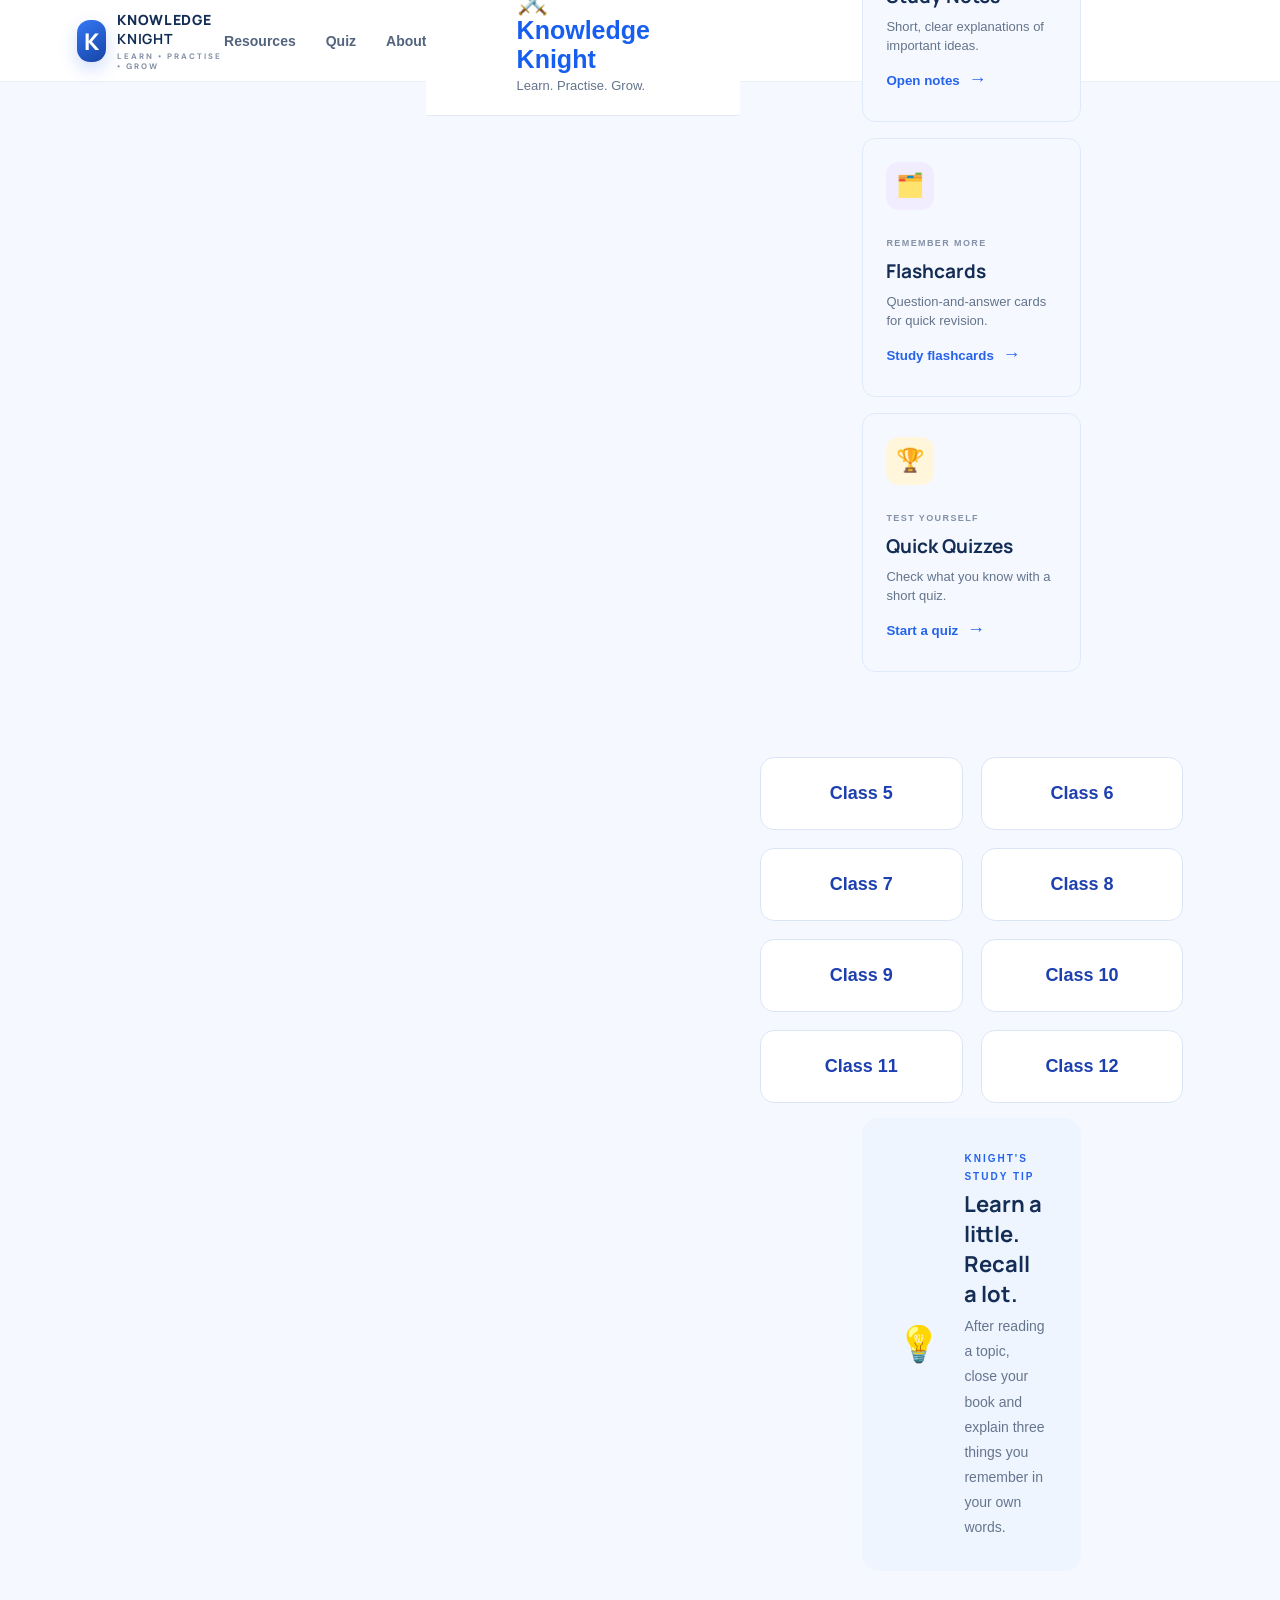
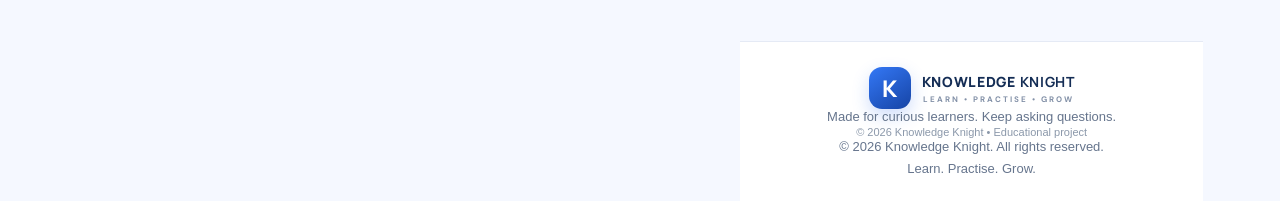
<file: index.html>
<!DOCTYPE html>
<html lang="en">
<head>
  <meta charset="UTF-8">
  <meta name="viewport" content="width=device-width, initial-scale=1.0">
  <meta name="description" content="Knowledge Knight — free study notes, flashcards and quizzes for Classes 5 to 8.">
  <meta name="description" content="Knowledge Knight - Learn. Practise. Grow.">
  <title>Knowledge Knight | Learn. Practise. Grow.</title>
  <link rel="stylesheet" href="style.css">

  <style>
    * {
      margin: 0;
      padding: 0;
      box-sizing: border-box;
    }

    body {
      font-family: Arial, sans-serif;
      background: #f5f8ff;
      color: #172554;
    }

    header {
      background: white;
      padding: 22px 8%;
      display: flex;
      justify-content: space-between;
      align-items: center;
      border-bottom: 1px solid #e5eaf5;
    }

    .logo {
      font-size: 25px;
      font-weight: bold;
      color: #155eef;
    }

    .tagline {
      color: #64748b;
      font-size: 13px;
      margin-top: 4px;
    }

    .hero {
      text-align: center;
      padding: 65px 20px 35px;
    }

    .hero h1 {
      font-size: 42px;
      margin-bottom: 14px;
    }

    .hero h1 span {
      color: #2563eb;
    }

    .hero p {
      color: #64748b;
      font-size: 17px;
      line-height: 1.6;
    }

    .classes {
      max-width: 1050px;
      margin: 20px auto 70px;
      padding: 0 20px;
    }

    .section-title {
      text-align: center;
      font-size: 25px;
      margin-bottom: 25px;
    }

    .class-grid {
      display: grid;
      grid-template-columns: repeat(auto-fit, minmax(145px, 1fr));
      gap: 18px;
    }

    .class-btn {
      background: white;
      border: 1px solid #dbe5f5;
      border-radius: 14px;
      padding: 25px 15px;
      font-size: 18px;
      font-weight: bold;
      color: #1e40af;
      cursor: pointer;
      transition: 0.2s;
    }

    .class-btn:hover,
    .class-btn.active {
      background: #2563eb;
      color: white;
      border-color: #2563eb;
      transform: translateY(-3px);
    }

    .resource-panel {
      display: none;
      background: white;
      border: 1px solid #dbe5f5;
      border-radius: 18px;
      padding: 30px;
      margin-top: 30px;
      box-shadow: 0 8px 25px rgba(30, 64, 175, 0.06);
    }

    .resource-panel.show {
      display: block;
    }

    .resource-panel h2 {
      margin-bottom: 8px;
      font-size: 25px;
    }

    .resource-panel > p {
      color: #64748b;
      margin-bottom: 23px;
    }

    .resource-grid {
      display: grid;
      grid-template-columns: repeat(auto-fit, minmax(180px, 1fr));
      gap: 16px;
    }

    .resource-card {
      display: block;
      text-decoration: none;
      background: #f5f8ff;
      border: 1px solid #e0e9fb;
      border-radius: 13px;
      padding: 23px;
      color: #1e40af;
      transition: 0.2s;
    }

    .resource-card:hover {
      background: #eaf1ff;
      border-color: #2563eb;
      transform: translateY(-3px);
    }

    .resource-card h3 {
      margin-bottom: 8px;
      font-size: 19px;
    }

    .resource-card p {
      color: #64748b;
      font-size: 13px;
      line-height: 1.5;
    }

    footer {
      background: white;
      border-top: 1px solid #e5eaf5;
      text-align: center;
      padding: 25px 15px;
      color: #64748b;
      font-size: 13px;
    }

    @media (max-width: 600px) {
      .hero h1 {
        font-size: 32px;
      }

      header {
        padding: 18px 5%;
      }

      .resource-panel {
        padding: 20px;
      }
    }
  </style>
</head>

<body>
  <header class="site-header">
    <a class="brand" href="#" aria-label="Knowledge Knight home">
      <span class="brand-mark">K</span>
      <span>KNOWLEDGE <b>KNIGHT</b><small>LEARN • PRACTISE • GROW</small></span>
    </a>
    <nav>
      <a href="#resources">Resources</a>
      <a href="#quiz">Quiz</a>
      <a href="#about">About</a>
    </nav>

  <header>
    <div>
      <div class="logo">⚔️ Knowledge Knight</div>
      <div class="tagline">Learn. Practise. Grow.</div>
    </div>
  </header>

  <main>
    <section class="hero">
      <div class="hero-copy">
        <span class="eyebrow">FREE LEARNING • CLASSES 5–8</span>
        <h1>Turn curiosity<br><span>into knowledge.</span></h1>
        <p>Friendly notes, quick flashcards and fun quizzes to help you learn one step at a time.</p>
        <div class="hero-actions">
          <a class="btn primary" href="#resources">Explore resources</a>
          <a class="btn secondary" href="#quiz">Try a quiz</a>
        </div>
        <div class="hero-note">A little learning every day makes a big difference.</div>
      </div>
      <div class="hero-art" aria-hidden="true">
        <div class="orbit orbit-one"></div><div class="orbit orbit-two"></div>
        <div class="book">✦<span>KNOW</span><small>MORE</small></div>
        <div class="float-card card-a">📘 <b>NOTES</b></div>
        <div class="float-card card-b">🧠 <b>QUIZZES</b></div>
        <div class="float-card card-c">⭐ <b>GROW</b></div>
      </div>
    </section>
  <section class="hero">
    <h1>Welcome to <span>Knowledge Knight</span></h1>
    <p>Your learning journey starts here.<br>
       Choose your class to explore your study resources.</p>
  </section>

    <section class="quick-stats" aria-label="Platform features">
      <div><strong>4</strong><span>Class levels</span></div>
      <div><strong>3</strong><span>Ways to learn</span></div>
      <div><strong>100%</strong><span>Free to explore</span></div>
    </section>
  <main class="classes">
    <h2 class="section-title">Choose Your Class</h2>

    <section id="resources" class="section">
      <div class="section-heading">
        <div><span class="eyebrow">YOUR LEARNING SPACE</span><h2>Find your class</h2></div>
        <p>Choose a class to see its starter learning resources.</p>
      </div>
      <div class="class-picker" role="group" aria-label="Choose class">
      <a class="class-btn active" href="/class5/">Class 5</a>
        <button class="class-btn" data-class="6">Class 6</button>
        <button class="class-btn" data-class="7">Class 7</button>
        <button class="class-btn" data-class="8">Class 8</button>
      </div>
      <div class="resource-grid">
        <article class="resource-card">
          <div class="resource-icon blue">📚</div><span class="tag">READ & UNDERSTAND</span>
          <h3>Study Notes</h3><p>Short, clear explanations of important ideas.</p>
          <button class="text-btn" data-open="notes">Open notes <span>→</span></button>
        </article>
        <article class="resource-card">
          <div class="resource-icon purple">🗂️</div><span class="tag">REMEMBER MORE</span>
          <h3>Flashcards</h3><p>Question-and-answer cards for quick revision.</p>
          <button class="text-btn" data-open="flashcards">Study flashcards <span>→</span></button>
        </article>
        <article class="resource-card">
          <div class="resource-icon yellow">🏆</div><span class="tag">TEST YOURSELF</span>
          <h3>Quick Quizzes</h3><p>Check what you know with a short quiz.</p>
          <button class="text-btn" data-open="quiz">Start a quiz <span>→</span></button>
        </article>
      </div>
    </section>
    <div class="class-grid">
      <button class="class-btn" data-class="5">Class 5</button>
      <button class="class-btn" data-class="6">Class 6</button>
      <button class="class-btn" data-class="7">Class 7</button>
      <button class="class-btn" data-class="8">Class 8</button>
      <button class="class-btn" data-class="9">Class 9</button>
      <button class="class-btn" data-class="10">Class 10</button>
      <button class="class-btn" data-class="11">Class 11</button>
      <button class="class-btn" data-class="12">Class 12</button>
    </div>

    <section id="learning-area" class="section learning-area" hidden>
      <div class="section-heading">
        <div><span class="eyebrow" id="content-eyebrow">CLASS 5</span><h2 id="content-title">Study notes</h2></div>
        <button class="close-btn" id="close-content" aria-label="Close resource">✕</button>
      </div>
      <div id="content-body"></div>
    </section>

    <section class="daily-tip">
      <div class="tip-icon">💡</div>
      <div><span class="eyebrow">KNIGHT'S STUDY TIP</span><h2>Learn a little. Recall a lot.</h2>
      <p>After reading a topic, close your book and explain three things you remember in your own words.</p></div>
    </section>
    <section class="resource-panel" id="resourcePanel">
      <h2 id="selectedClass">Class 5</h2>
      <p>Choose the resource you want to explore.</p>

    <section id="about" class="about section">
      <span class="eyebrow">OUR MISSION</span><h2>Learning should feel possible for everyone.</h2>
      <p>Knowledge Knight is a student-friendly learning project. We are starting with Classes 5–8 and building useful study materials step by step.</p>
      <div class="resource-grid" id="resourceGrid">
      </div>
    </section>
  </main>

  <footer>
    <a class="brand footer-brand" href="#"><span class="brand-mark">K</span><span>KNOWLEDGE <b>KNIGHT</b><small>LEARN • PRACTISE • GROW</small></span></a>
    <p>Made for curious learners. Keep asking questions.</p>
    <small>© <span id="year"></span> Knowledge Knight • Educational project</small>
    <p>© 2026 Knowledge Knight. All rights reserved.</p>
    <p style="margin-top: 7px;">Learn. Practise. Grow.</p>
  </footer>
  <script src="script.js"></script>

  <script>
    const classButtons = document.querySelectorAll(".class-btn");
    const resourcePanel = document.getElementById("resourcePanel");
    const selectedClass = document.getElementById("selectedClass");
    const resourceGrid = document.getElementById("resourceGrid");

    const resources = [
      {
        name: "Notes",
        description: "Understand topics with study notes.",
        folder: "notes"
      },
      {
        name: "Flashcards",
        description: "Revise important concepts and facts.",
        folder: "flashcards"
      },
      {
        name: "Quizzes",
        description: "Test your knowledge with quizzes.",
        folder: "quizzes"
      }
    ];

    classButtons.forEach(button => {
      button.addEventListener("click", () => {
        const classNumber = button.dataset.class;

        classButtons.forEach(btn => btn.classList.remove("active"));
        button.classList.add("active");

        selectedClass.textContent = `Class ${classNumber}`;

        resourceGrid.innerHTML = resources.map(resource => `
          <a class="resource-card"
             href="classclassNumber-{resource.folder}/">
            <h3>${resource.name} →</h3>
            <p>${resource.description}</p>
          </a>
        `).join("");

        resourcePanel.classList.add("show");
        resourcePanel.scrollIntoView({
          behavior: "smooth",
          block: "nearest"
        });
      });
    });
  </script>

</body>
</html>
</file>
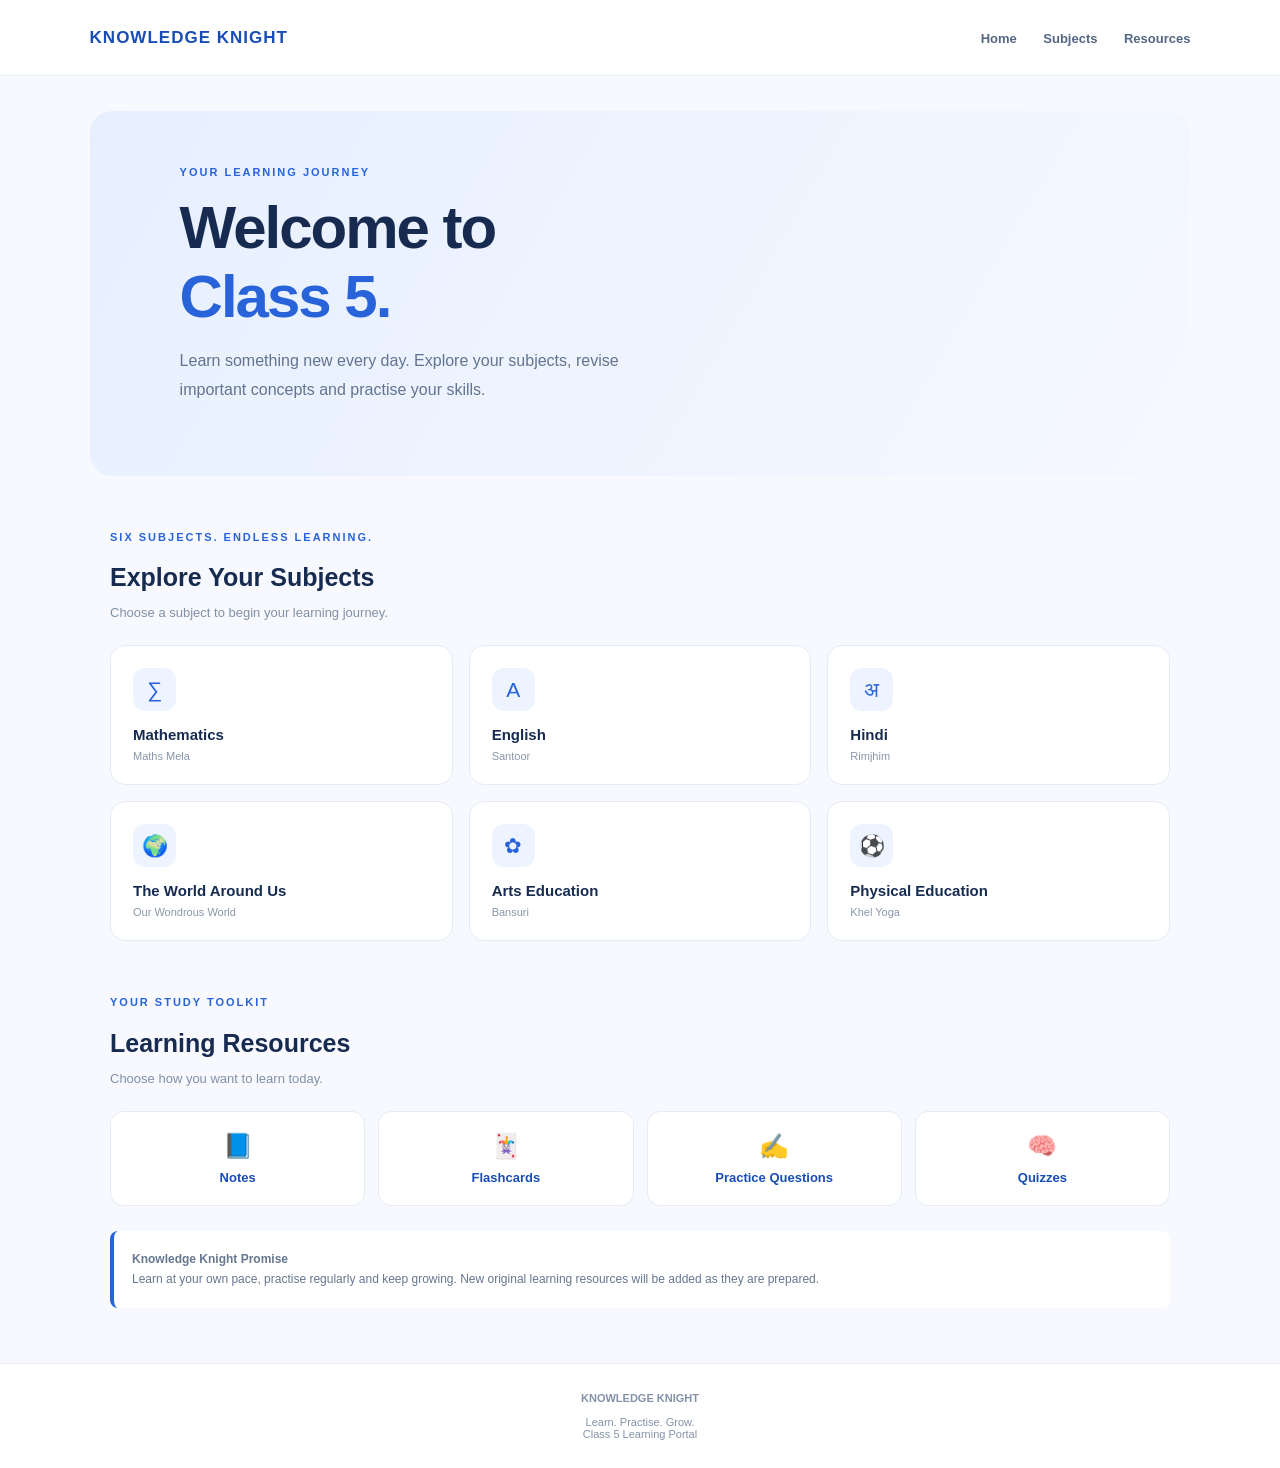
<file: class5/index.html>
<!DOCTYPE html>
<html lang="en">
<head>
  <meta charset="UTF-8">
  <meta name="viewport" content="width=device-width, initial-scale=1.0">
  <title>Class 5 | Knowledge Knight</title>
  <meta name="description" content="Explore Class 5 learning resources at Knowledge Knight.">
  <style>
    * { box-sizing: border-box; }
    body {
      margin: 0;
      font-family: Arial, sans-serif;
      background: #f7f9ff;
      color: #172b50;
    }
    header {
      height: 76px;
      padding: 0 7%;
      background: white;
      display: flex;
      align-items: center;
      justify-content: space-between;
      border-bottom: 1px solid #e8edf6;
    }
    .brand {
      font-size: 17px;
      font-weight: 800;
      letter-spacing: 1px;
      color: #174db5;
      text-decoration: none;
    }
    nav a {
      text-decoration: none;
      color: #536783;
      font-size: 13px;
      margin-left: 22px;
      font-weight: bold;
    }
    .hero {
      margin: 35px auto;
      max-width: 1100px;
      padding: 55px 7%;
      border-radius: 22px;
      background: linear-gradient(120deg,#e7efff,#f5f8ff);
    }
    .tag {
      color: #2863d9;
      font-size: 11px;
      font-weight: bold;
      letter-spacing: 2px;
    }
    h1 {
      font-size: clamp(38px,6vw,60px);
      margin: 15px 0;
      letter-spacing: -2px;
    }
    h1 span { color: #2863d9; }
    .hero p {
      color: #63748e;
      line-height: 1.8;
      max-width: 470px;
    }
    .section {
      max-width: 1100px;
      margin: 55px auto;
      padding: 0 20px;
    }
    .section h2 {
      font-size: 25px;
      margin-bottom: 8px;
    }
    .subtitle {
      color: #8190a6;
      font-size: 13px;
      margin-bottom: 25px;
    }
    .subjects {
      display: grid;
      grid-template-columns: repeat(3,1fr);
      gap: 16px;
    }
    .subject {
      background: white;
      border: 1px solid #e5ebf5;
      border-radius: 15px;
      padding: 22px;
      text-decoration: none;
      color: #172b50;
      transition: .2s;
    }
    .subject:hover {
      transform: translateY(-4px);
      border-color: #8eb0fa;
      box-shadow: 0 10px 25px #234b9410;
    }
    .symbol {
      width: 43px;
      height: 43px;
      display: grid;
      place-items: center;
      border-radius: 12px;
      background: #edf3ff;
      color: #2863d9;
      font-size: 21px;
      margin-bottom: 15px;
    }
    .subject h3 { font-size: 15px; margin: 0 0 7px; }
    .subject p { font-size: 11px; color: #8996aa; margin: 0; }
    .resources {
      display: grid;
      grid-template-columns: repeat(4,1fr);
      gap: 13px;
    }
    .resource {
      background: white;
      border: 1px solid #e5ebf5;
      padding: 20px 12px;
      border-radius: 13px;
      text-align: center;
      text-decoration: none;
      color: #174db5;
      font-weight: bold;
      font-size: 13px;
      transition: .2s;
    }
    .resource:hover {
      background: #edf3ff;
      border-color: #9db9f5;
    }
    .resource span {
      display: block;
      font-size: 24px;
      margin-bottom: 10px;
    }
    .notice {
      background: white;
      border-left: 4px solid #2863d9;
      padding: 18px;
      margin-top: 25px;
      border-radius: 8px;
      color: #667790;
      font-size: 12px;
      line-height: 1.7;
    }
    footer {
      background: white;
      border-top: 1px solid #e8edf6;
      text-align: center;
      padding: 28px 15px;
      color: #8492a8;
      font-size: 11px;
    }
    @media(max-width:700px) {
      .subjects { grid-template-columns: repeat(2,1fr); }
      .resources { grid-template-columns: repeat(2,1fr); }
      nav a { margin-left: 10px; }
    }
    @media(max-width:420px) {
      .subjects { grid-template-columns: 1fr; }
      header { padding: 0 5%; }
      .brand { font-size: 13px; }
      nav a { font-size: 11px; }
    }
  </style>
</head>
<body>

<header>
  <a class="brand" href="../index.html">KNOWLEDGE KNIGHT</a>
  <nav>
    <a href="../index.html">Home</a>
    <a href="#subjects">Subjects</a>
    <a href="#resources">Resources</a>
  </nav>
</header>

<section class="hero">
  <div class="tag">YOUR LEARNING JOURNEY</div>
  <h1>Welcome to<br><span>Class 5.</span></h1>
  <p>
    Learn something new every day. Explore your subjects,
    revise important concepts and practise your skills.
  </p>
</section>

<section class="section" id="subjects">
  <div class="tag">SIX SUBJECTS. ENDLESS LEARNING.</div>
  <h2>Explore Your Subjects</h2>
  <p class="subtitle">Choose a subject to begin your learning journey.</p>

  <div class="subjects">
    <a class="subject" href="notes/mathematics.html">
      <div class="symbol">∑</div>
      <h3>Mathematics</h3>
      <p>Maths Mela</p>
    </a>
    <a class="subject" href="notes/english.html">
      <div class="symbol">A</div>
      <h3>English</h3>
      <p>Santoor</p>
    </a>
    <a class="subject" href="notes/hindi.html">
      <div class="symbol">अ</div>
      <h3>Hindi</h3>
      <p>Rimjhim</p>
    </a>
    <a class="subject" href="notes/world-around-us.html">
      <div class="symbol">🌍</div>
      <h3>The World Around Us</h3>
      <p>Our Wondrous World</p>
    </a>
    <a class="subject" href="notes/arts.html">
      <div class="symbol">✿</div>
      <h3>Arts Education</h3>
      <p>Bansuri</p>
    </a>
    <a class="subject" href="notes/physical-education.html">
      <div class="symbol">⚽</div>
      <h3>Physical Education</h3>
      <p>Khel Yoga</p>
    </a>
  </div>
</section>

<section class="section" id="resources">
  <div class="tag">YOUR STUDY TOOLKIT</div>
  <h2>Learning Resources</h2>
  <p class="subtitle">Choose how you want to learn today.</p>

  <div class="resources">
    <a class="resource" href="notes/"><span>📘</span>Notes</a>
    <a class="resource" href="flashcards/"><span>🃏</span>Flashcards</a>
    <a class="resource" href="practice/"><span>✍️</span>Practice Questions</a>
    <a class="resource" href="quizzes/"><span>🧠</span>Quizzes</a>
  </div>

  <div class="notice">
    <strong>Knowledge Knight Promise</strong><br>
    Learn at your own pace, practise regularly and keep growing.
    New original learning resources will be added as they are prepared.
  </div>
</section>

<footer>
  <strong>KNOWLEDGE KNIGHT</strong><br><br>
  Learn. Practise. Grow.<br>
  Class 5 Learning Portal
</footer>

</body>
</html>
</file>
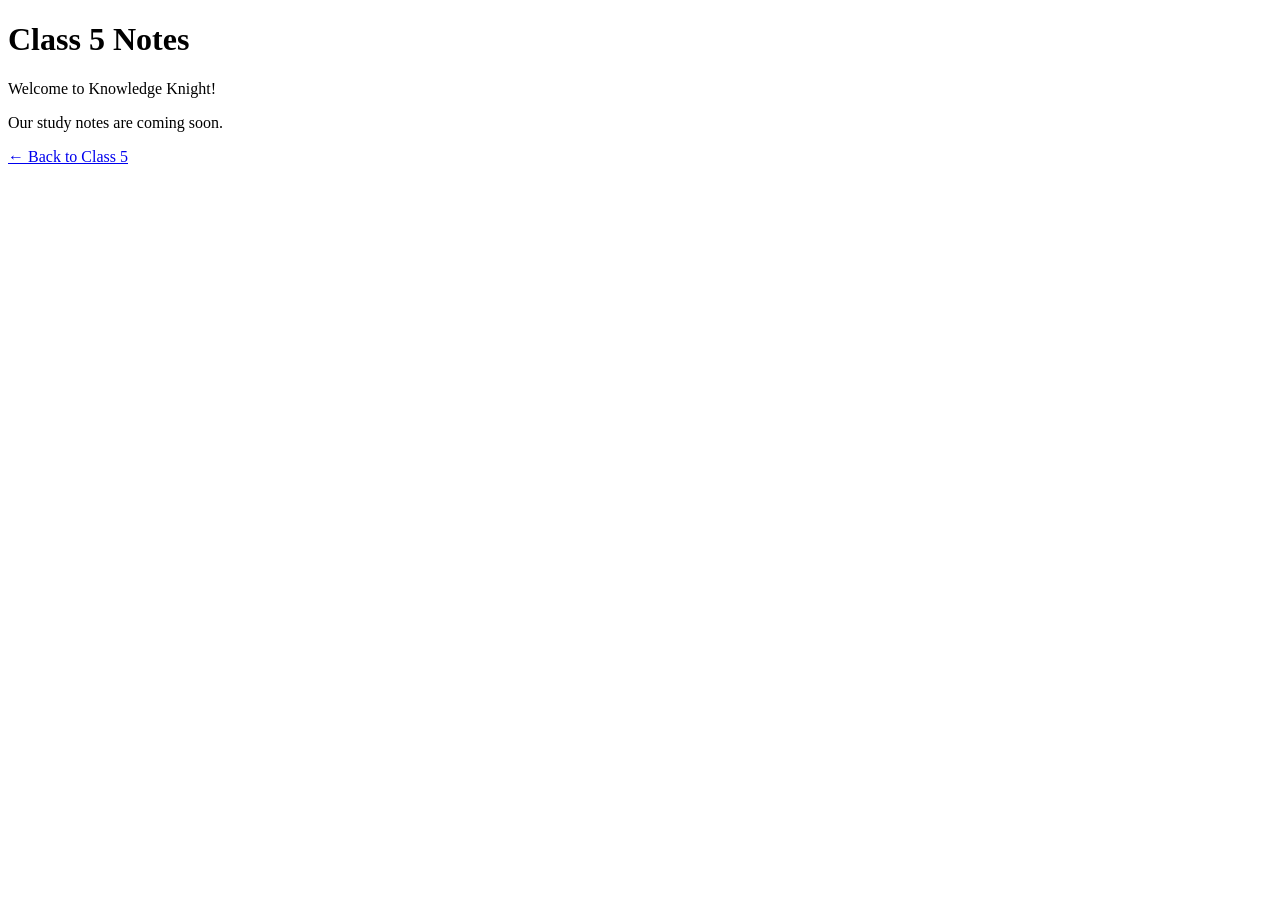
<file: class5/notes/index.html>
<!DOCTYPE html>
<html lang="en">
<head>
  <meta charset="UTF-8">
  <meta name="viewport" content="width=device-width, initial-scale=1.0">
  <title>Class 5 Notes | Knowledge Knight</title>
</head>
<body>
  <h1>Class 5 Notes</h1>
  <p>Welcome to Knowledge Knight!</p>
  <p>Our study notes are coming soon.</p>
  <a href="../">← Back to Class 5</a>
</body>
</html>
</file>
<file: style.css>
@import url('https://fonts.googleapis.com/css2?family=DM+Sans:wght@400;500;600;700&family=Manrope:wght@500;600;700;800&display=swap');
:root{--navy:#142d55;--blue:#2563eb;--sky:#eaf2ff;--ink:#172b4d;--muted:#66758d;--line:#e3eaf4;--white:#fff;--shadow:0 18px 50px rgba(24,57,105,.09)}
*{box-sizing:border-box}html{scroll-behavior:smooth}body{margin:0;background:#fff;color:var(--ink);font-family:'DM Sans',sans-serif}a{color:inherit;text-decoration:none}.site-header{height:82px;padding:0 max(6vw,24px);display:flex;align-items:center;justify-content:space-between;border-bottom:1px solid #edf1f7;background:#ffffffed;position:sticky;top:0;z-index:5;backdrop-filter:blur(12px)}.brand{display:flex;align-items:center;gap:11px;font:800 14px Manrope,sans-serif;letter-spacing:.7px;color:var(--navy)}.brand-mark{width:42px;height:42px;border-radius:13px;background:linear-gradient(145deg,#3478f6,#1644a5);color:white;display:grid;place-items:center;font:800 23px Manrope;box-shadow:0 7px 17px #2563eb38}.brand small{display:block;font:700 8px 'DM Sans';letter-spacing:2px;color:#8290a7;margin-top:3px}.site-header nav{display:flex;gap:30px;color:#53647d;font-weight:600;font-size:14px}.site-header nav a:hover{color:var(--blue)}.hero{padding:76px max(8vw,28px) 60px;display:grid;grid-template-columns:1.05fr .95fr;align-items:center;gap:40px;background:radial-gradient(ellipse at 80% 20%,#edf4ff 0,transparent 43%),linear-gradient(180deg,#fff,#fbfdff)}.eyebrow{font-size:10px;font-weight:800;letter-spacing:2px;color:var(--blue)}h1,h2,h3{font-family:Manrope,sans-serif;color:var(--navy)}h1{font-size:clamp(42px,5.4vw,68px);line-height:1.08;letter-spacing:-2.7px;margin:17px 0}h1 span{color:var(--blue)}.hero-copy>p{font-size:17px;line-height:1.8;color:var(--muted);max-width:490px}.hero-actions{display:flex;gap:12px;margin-top:27px}.btn{padding:14px 20px;border-radius:10px;font-weight:700;font-size:14px;display:inline-block}.primary{background:var(--blue);color:#fff;box-shadow:0 8px 20px #2563eb35}.secondary{background:#fff;border:1px solid var(--line);color:var(--navy)}.hero-note{margin-top:23px;font-size:12px;color:#8a97aa}.hero-art{height:340px;position:relative;display:grid;place-items:center}.orbit{position:absolute;border:1px solid #c9dcff;border-radius:50%;transform:rotate(-25deg)}.orbit-one{width:310px;height:230px}.orbit-two{width:390px;height:290px;border-style:dashed}.book{width:170px;height:190px;border-radius:17px 25px 25px 17px;background:linear-gradient(145deg,#3479f7,#123b91);box-shadow:18px 20px 40px #174b9c40;color:#f9d978;display:flex;align-items:center;justify-content:center;flex-direction:column;font-size:27px;transform:rotate(-7deg);border-left:9px solid #0f3276}.book span{font:800 19px Manrope;letter-spacing:2px;margin-top:15px}.book small{font:700 11px Manrope;letter-spacing:5px;color:#fff;margin-top:5px}.float-card{position:absolute;background:white;border:1px solid #e6edf8;box-shadow:var(--shadow);padding:13px 17px;border-radius:12px;font-size:12px;color:var(--navy)}.card-a{top:40px;left:8%}.card-b{right:2%;top:125px}.card-c{bottom:32px;left:18%}.quick-stats{margin:-1px auto 0;max-width:900px;padding:23px 25px;display:grid;grid-template-columns:repeat(3,1fr);background:white;border:1px solid var(--line);border-radius:16px;box-shadow:var(--shadow);position:relative}.quick-stats div{text-align:center;border-right:1px solid var(--line)}.quick-stats div:last-child{border:0}.quick-stats strong{display:block;font:800 25px Manrope;color:var(--blue)}.quick-stats span{font-size:12px;color:var(--muted)}.section{padding:85px max(8vw,28px)}.section-heading{display:flex;justify-content:space-between;align-items:end;gap:20px;margin-bottom:27px}.section-heading h2,.about h2{font-size:34px;letter-spacing:-1px;margin:8px 0 0}.section-heading p{color:var(--muted);font-size:13px}.class-picker{display:flex;gap:10px;margin-bottom:25px;flex-wrap:wrap}.class-btn{border:1px solid var(--line);background:white;color:#61718b;padding:11px 19px;border-radius:9px;font-weight:700;cursor:pointer}.class-btn.active,.class-btn:hover{background:var(--blue);color:white;border-color:var(--blue)}.resource-grid{display:grid;grid-template-columns:repeat(3,1fr);gap:18px}.resource-card{border:1px solid var(--line);border-radius:16px;padding:25px;background:white;transition:.2s}.resource-card:hover{transform:translateY(-5px);box-shadow:var(--shadow)}.resource-icon{width:48px;height:48px;border-radius:13px;display:grid;place-items:center;font-size:23px;margin-bottom:22px}.blue{background:#e9f1ff}.purple{background:#f1edff}.yellow{background:#fff6dc}.tag{font-size:9px;letter-spacing:1.4px;color:#8391a7;font-weight:800}.resource-card h3{font-size:21px;margin:8px 0}.resource-card p{font-size:13px;line-height:1.7;color:var(--muted);min-height:44px}.text-btn{border:0;background:none;padding:8px 0;color:var(--blue);font-weight:800;cursor:pointer}.text-btn span{font-size:18px;margin-left:5px}.learning-area{padding-top:10px;background:#f8fbff;border-top:1px solid var(--line);border-bottom:1px solid var(--line)}.close-btn{border:1px solid var(--line);background:white;border-radius:9px;padding:10px 13px;cursor:pointer}.content-panel{background:white;border:1px solid var(--line);border-radius:14px;padding:24px;line-height:1.8;color:#52627a}.content-panel h3{margin-top:0}.flashcard{border:1px solid #dce7f8;border-radius:14px;padding:28px;text-align:center;background:linear-gradient(140deg,#f7faff,#fff);max-width:550px;margin:12px auto}.flashcard strong{display:block;font:700 21px Manrope;color:var(--navy);margin:18px 0}.quiz-question{background:#fff;border:1px solid var(--line);padding:20px;border-radius:13px;margin:13px 0}.quiz-question h3{font-size:16px}.answer{display:block;width:100%;text-align:left;padding:11px 13px;margin:8px 0;border:1px solid var(--line);border-radius:9px;background:#fff;color:var(--ink);cursor:pointer}.answer:hover{border-color:var(--blue);background:#f4f8ff}.answer.correct{border-color:#20a36b;background:#eafff4}.answer.wrong{border-color:#dc5555;background:#fff0f0}.daily-tip{margin:15px max(8vw,28px) 30px;padding:30px 35px;background:#eef5ff;border-radius:17px;display:flex;align-items:center;gap:23px}.tip-icon{font-size:35px}.daily-tip h2{margin:5px 0;font-size:22px}.daily-tip p,.about p{color:var(--muted);line-height:1.8;font-size:14px}.about{max-width:900px;text-align:center;margin:auto}.about h2{max-width:650px;margin:12px auto}.about p{max-width:620px;margin:15px auto}footer{padding:35px max(8vw,28px);background:#f7faff;text-align:center;border-top:1px solid var(--line)}.footer-brand{justify-content:center}footer p{font-size:13px;color:var(--muted)}footer>small{font-size:11px;color:#8b98aa}
@media(max-width:760px){.site-header{height:auto;min-height:72px;padding:14px 20px;align-items:flex-start;gap:15px}.site-header nav{gap:13px;flex-wrap:wrap;justify-content:flex-end;font-size:12px;padding-top:10px}.hero{grid-template-columns:1fr;padding-top:55px}.hero-art{height:280px}.quick-stats{margin:0 18px}.section{padding:65px 22px}.section-heading{display:block}.resource-grid{grid-template-columns:1fr}.resource-card p{min-height:0}.daily-tip{margin:10px 20px 25px;padding:23px;align-items:flex-start}.section-heading h2,.about h2{font-size:29px}}
@media(max-width:430px){.brand{font-size:11px}.brand-mark{width:36px;height:36px}.site-header nav{gap:9px;font-size:11px}.hero-actions{flex-wrap:wrap}.orbit-two{width:320px}.quick-stats{padding:18px 8px}.quick-stats strong{font-size:21px}.quick-stats span{font-size:10px}}
</file>
